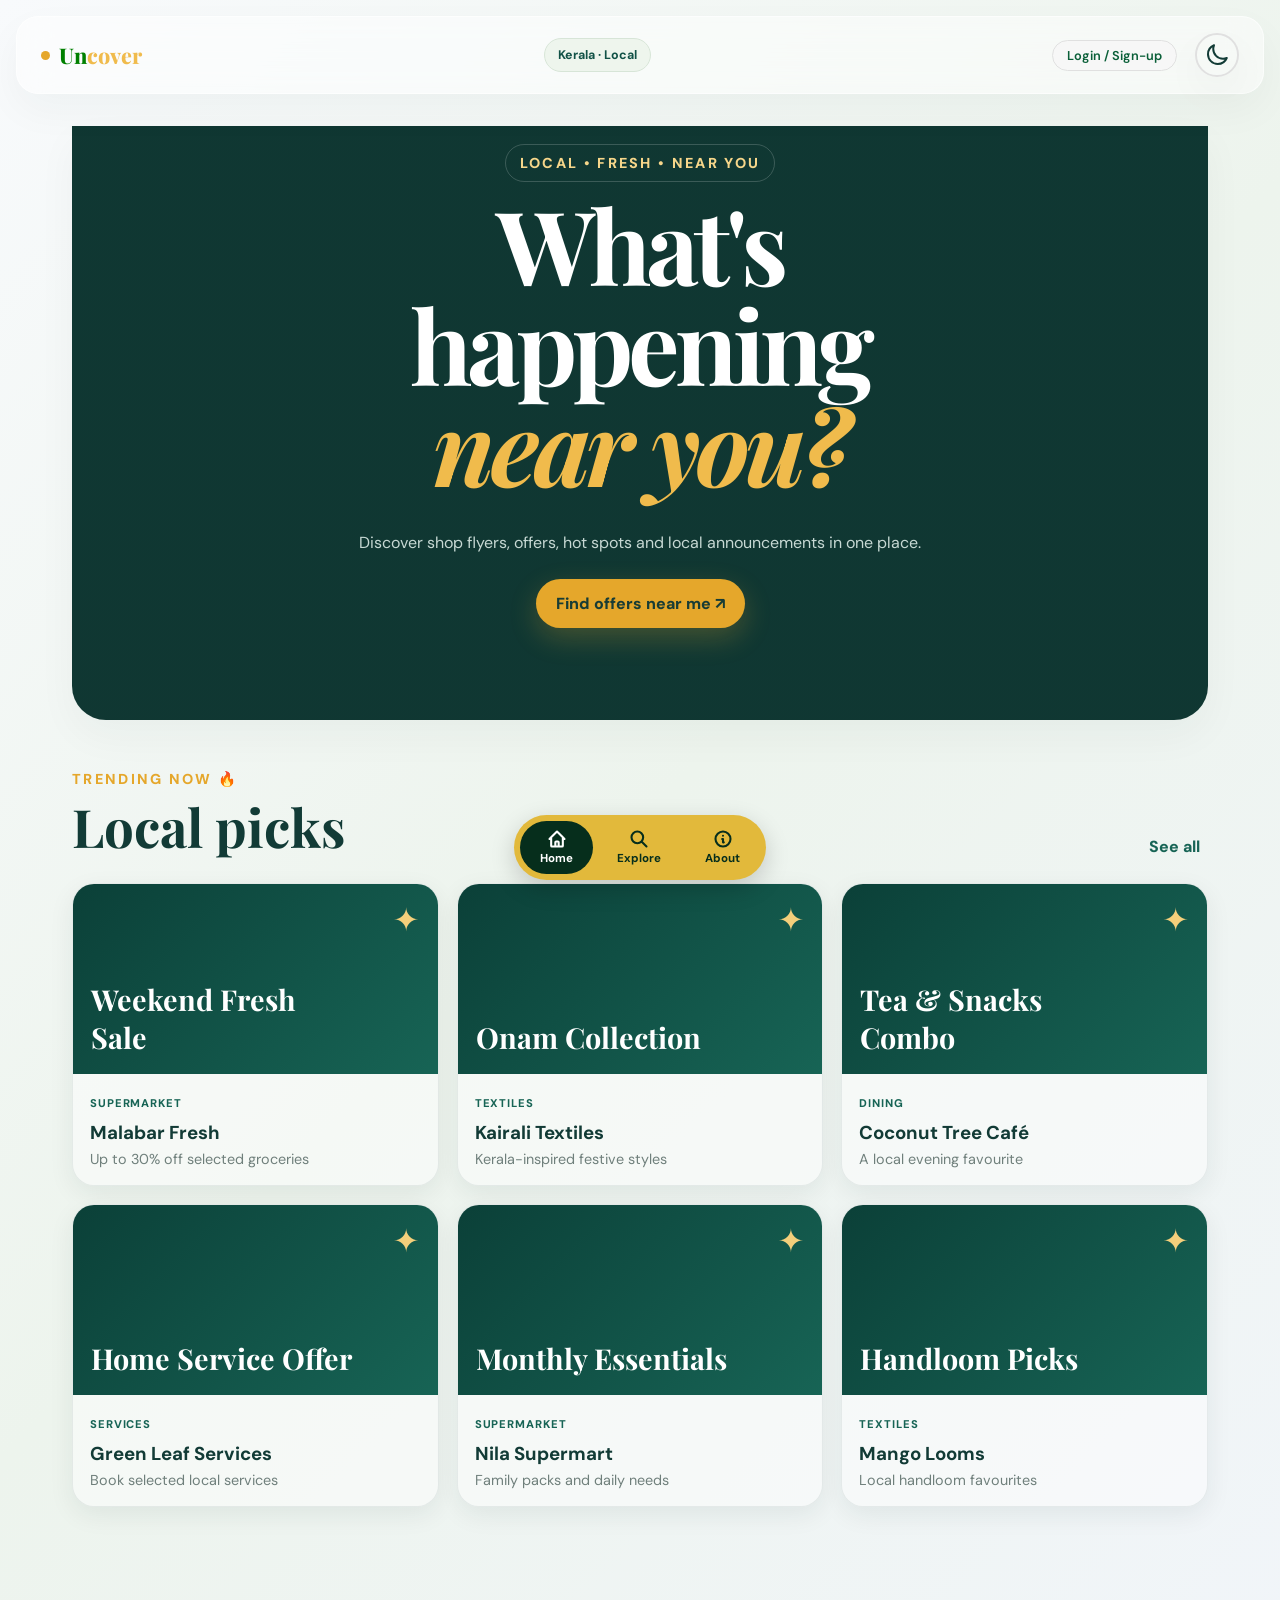
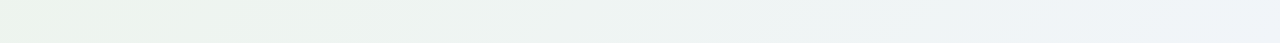
<file: index.html>
<!doctype html>
<html lang="en">
<head>
  <meta charset="UTF-8">
  <meta name="viewport" content="width=device-width, initial-scale=1.0">
  <meta name="description" content="Uncover — local offers, shop flyers and announcements near you.">
  <title>Uncover — Local Offers Near You</title>
  <link rel="icon" type="image/x-icon" href="static/logo.svg">
  <!-- Preconnect and Google Fonts -->
  <link rel="preconnect" href="https://fonts.googleapis.com">
  <link rel="preconnect" href="https://fonts.gstatic.com" crossorigin>
  <link href="https://fonts.googleapis.com/css2?family=DM+Sans:wght@400;500;600;700&family=Playfair+Display:wght@600;700;800&display=swap" rel="stylesheet">
  
  <!-- CSS Stylesheet -->
  <link rel="stylesheet" href="static/style.css">
</head>
<body>
  <header class="topbar">
    <a class="brand" href="#home" aria-label="Uncover home">
      <span class="brand-dot"></span>
      <span><span style="color:green;">Un</span>cover</span>
    </a>
    <span class="location-pill" id="locationText">Kerala · Local</span>
	<a href="auth.html" class="login-pill" id="locationText">Login / Sign-up</a>
<button class="theme" id="theme-toggle" type="button" aria-label="Toggle Theme">
  <!-- Sun Icon (Hidden by default using inline style) -->
  <svg class="sun-icon" style="display: none;" xmlns="http://www.w3.org/2000/svg" fill="none" viewBox="0 0 24 24" stroke="currentColor" stroke-width="2" stroke-linecap="round" stroke-linejoin="round" aria-hidden="true">
    <path d="M12 3v1.5M12 19.5V21M4.22 4.22l1.06 1.06M17.72 17.72l1.06 1.06M3 12h1.5M19.5 12H21M4.22 19.78l1.06-1.06M17.72 6.28l1.06-1.06M15 12a3 3 0 11-6 0 3 3 0 016 0z"/>
  </svg>

  <!-- Moon Icon (Visible by default using inline style) -->
  <svg class="moon-icon" style="display: block;" xmlns="http://www.w3.org/2000/svg" fill="none" viewBox="0 0 24 24" stroke="currentColor" stroke-width="2" stroke-linecap="round" stroke-linejoin="round" aria-hidden="true">
    <path d="M21.752 15.002A9.718 9.718 0 0118 15.75c-5.385 0-9.75-4.365-9.75-9.75 0-1.33.266-2.597.748-3.752A9.753 9.753 0 003 11.25C3 16.635 7.365 21 12.75 21a9.753 9.753 0 009.002-5.998z"/>
  </svg>
</button>
  </header>

  <main>
    <section id="home" class="page active">
      <div class="hero">
        <div class="eyebrow">LOCAL • FRESH • NEAR YOU</div>
        <h1>What's happening<br><em>near you?</em></h1>
        <p>Discover shop flyers, offers, hot spots and local announcements in one place.</p>
        <button class="primary-btn" id="locateBtn">Find offers near me <span>↗</span></button>
      </div>

      <div class="section-head">
        <div>
          <span class="section-kicker">TRENDING NOW 🔥</span>
          <h2>Local picks</h2>
        </div>
        <button class="text-btn" data-tab="explore">See all</button>
      </div>

      <div class="feed-grid" id="offerGrid"></div>
    </section>

	<section id="explore" class="page">
      <div class="page-heading">
        <span class="section-kicker">EXPLORE 🧭</span>
        <h1>Find what you need.</h1>
        <p>Search local businesses and filter offers by category.</p>
      </div>

      <label class="search-box">
        <span>🔎</span>
        <input id="searchInput" type="search" placeholder="Search shops, offers, places..." autocomplete="off">
      </label>

      <div class="chips" id="categoryChips">
        <button class="chip active" data-category="All">All</button>
        <button class="chip" data-category="Supermarket">Supermarket</button>
        <button class="chip" data-category="Textiles">Textiles</button>
        <button class="chip" data-category="Dining">Dining</button>
        <button class="chip" data-category="Services">Services</button>
      </div>

      <div class="explore-list" id="exploreList"></div>
    </section>

	<section id="about" class="page">
      <div class="about-card">
        <span class="section-kicker">ABOUT UNCOVER</span>
        <h1>Local life,<br><em>made easier.</em></h1>
        <p>Uncover is a beginner-friendly mobile-first web project for discovering local shop flyers, sales, offers and announcements.</p>

        <div class="stats">
          <div><strong>01</strong><span>Home</span></div>
          <div><strong>02</strong><span>Explore</span></div>
          <div><strong>03</strong><span>About</span></div>
        </div>

        <div class="info-note">
          <strong>Project stack</strong>
          <span>HTML · CSS · JavaScript · GitHub Pages</span>
        </div>
      </div>
    </section>
  </main>
  
<!-- Golden Inset Bottom Navigation Bar -->
<nav class="bottom-nav-pill" id="bottomNav">
  <div class="nav-glider" id="navGlider"></div>
  
  <button class="nav-item active" data-tab="home" onclick="switchNavTab(this, 'home')">
    <svg fill="none" viewBox="0 0 24 24" stroke="currentColor" stroke-width="2.5" aria-hidden="true">
      <path stroke-linecap="round" stroke-linejoin="round" d="M3 12l2-2m0 0l7-7 7 7M5 10v10a1 1 0 001 1h3m10-11l2 2m-2-2v10a1 1 0 01-1 1h-3m-6 0a1 1 0 001-1v-4a1 1 0 011-1h2a1 1 0 011 1v4a1 1 0 001 1m-6 0h6"/>
    </svg>
    <span>Home</span>
  </button>

  <button class="nav-item" data-tab="explore" onclick="switchNavTab(this, 'explore')">
    <svg fill="none" viewBox="0 0 24 24" stroke="currentColor" stroke-width="2.5" aria-hidden="true">
      <path stroke-linecap="round" stroke-linejoin="round" d="M21 21l-6-6m2-5a7 7 0 11-14 0 7 7 0 0114 0z"/>
    </svg>
    <span>Explore</span>
  </button>

  <button class="nav-item" data-tab="about" onclick="switchNavTab(this, 'about')">
    <!-- Clean Minimalist SVG About Icon -->
    <svg fill="none" viewBox="0 0 24 24" stroke="currentColor" stroke-width="2.5" aria-hidden="true">
      <path stroke-linecap="round" stroke-linejoin="round" d="M13 16h-1v-4h-1m1-4h.01M21 12a9 9 0 11-18 0 9 9 0 0118 0z" />
    </svg>
    <span>About</span>
  </button>
</nav>
  <script src="js/app.js"></script>
</body>
</html>
</file>
<file: static/style.css>
/* ================================
   UNCOVER — Kerala-inspired UI
   Beginner-friendly plain CSS
================================ */

:root {
  /* Dynamic Background Gradient (Light Mode) */
  --bg-gradient: linear-gradient(
    135deg, 
    #f8fafc 0%,   /* Your base slate background */
    #edf4ed 50%,  /* Ultra-lite tint shifting toward your theme green */
    #f1f5f9 100%
  );
  /* Glassmorphism Variables (Light Mode) */
  --bg-color: #f8fafc;
  --text-color: #123b36;
  --card-bg: rgba(255, 255, 255, 0.45); /* High transparency for glass effect */
  --topbar-bg: rgba(255, 255, 255, 0.65); /* Perfectly balanced frosted glass */
  --btn-bg: #eef5ed;
  --btn-text: #123b36;
  --line: rgba(18, 59, 54, 0.08); /* Softened lines to match glass aesthetic */
  --muted: #6f7f7b;

  /* Theme Accents */
  --green-900: #0b4038;
  --green-800: #125247;
  --green-700: #176455;
  --gold: #e5a72b;
  --shadow: 0 16px 40px rgba(6, 47, 42, 0.04); /* Softened shadow for clean light mode */
  --radius: 22px;
  
  /* Translucent white border to simulate real glass edge reflections */
  --glass-border: 1px solid rgba(255, 255, 255, 0.6); 
  --glass-blur: blur(14px);
}

/* --- BOTTOM NAV BAR & SLIDING GLIDER --- */
.bottom-nav-pill {
  position: fixed;
  bottom: 20px;
  left: 50%;
  transform: translateX(-50%);
  background: var(--kasavu-gold, #e2b93b);
  border-radius: 9999px;
  padding: 6px;
  display: flex;
  align-items: center;
  gap: 4px;
  box-shadow: 0 8px 24px rgba(0, 0, 0, 0.18);
  z-index: 100;
}

/* Moving glider background pill */
.nav-glider {
  position: absolute;
  top: 6px;
  left: 6px;
  height: calc(100% - 12px);
  background: var(--kerala-dark-green, #062e1c);
  border-radius: 9999px;
  transition: transform 0.3s cubic-bezier(0.4, 0, 0.2, 1), width 0.3s cubic-bezier(0.4, 0, 0.2, 1);
  z-index: 1;
  pointer-events: none;
}

.nav-item {
  position: relative;
  z-index: 2;
  display: flex;
  flex-direction: column;
  align-items: center;
  justify-content: center;
  padding: 8px 20px;
  border-radius: 9999px;
  border: none;
  background: transparent;
  color: var(--kerala-dark-green, #062e1c);
  font-size: 0.72rem;
  font-weight: 700;
  cursor: pointer;
  outline: none;
  transition: color 0.25s ease;
}

.nav-item svg {
  width: 20px;
  height: 20px;
  margin-bottom: 2px;
}

.nav-item.active {
  color: #ffffff;
}
/* Dark Mode Overrides (Controlled via body.dark-mode) */
body.dark-mode {
  /* Flat clean background for dark mode to optimize readability */
  --bg-gradient: none; 
  --bg-color: #0f172a;
  
  --text-color: #f1f5f9;
  --card-bg: rgba(30, 41, 59, 0.7); /* Dark mode translucent glass */
  --topbar-bg: rgba(15, 23, 42, 0.75);
  --btn-bg: #1e293b;
  --btn-text: #f1f5f9;
  --line: rgba(255, 255, 255, 0.12);
  --muted: #94a3b8;
  
  --glass-border: 1px solid rgba(255, 255, 255, 0.08);
  --glass-blur: blur(12px);
}

* { box-sizing: border-box; }
html { scroll-behavior: smooth; }

body {
  margin: 0;
  min-height: 100vh;
  background: var(--bg-gradient); /* Uses the new responsive gradient map */
  background-color: var(--bg-color); /* Fallback safety */
  color: var(--text-color);
  font-family: "DM Sans", system-ui, sans-serif;
  padding: 1rem;
  transition: background 0.3s ease, background-color 0.3s ease, color 0.3s ease;
  -webkit-font-smoothing: antialiased;
}

button, input { font: inherit; }

/* Base Buttons & Cards using dynamic tokens */
button {
  display: inline-block; /* Allows the element to scale */
  font: inherit;
  background-color: var(--btn-bg);
  color: var(--btn-text);
  border: 1px solid var(--line);
  padding: 8px 8px;
  cursor: pointer;
  border-radius: 999px;
  transition: background-color 0.3s ease, color 0.3s ease;
}

.theme {
  display: inline-flex;
  align-items: center;
  justify-content: center;
  cursor: pointer;
  /*background: none;*/
  background: transparent;
  padding: 8px;
  border: 2px solid var(--border-color, #E0E0E0);
  border-radius: 9999px;
  box-shadow: var(--shadow);
  transition: transform 0.3s ease;
}

.theme svg {
  width: 24px;
  height: 24px;
}

.theme:hover {
   transform: scale(1.00);
   color: grey;
}

.topbar {
  margin-bottom: 0px !important; 
  padding: 1rem 1.5rem;
  display: flex;
  align-items: center;
    /*background: var(--topbar-bg);*/
  background: var(--card-bg);
  backdrop-filter: blur(16px);
  -webkit-backdrop-filter: blur(16px);
  border-radius: var(--radius);
  border: var(--glass-border);
  box-shadow: var(--shadow);
  position: sticky;
  justify-content: space-between;
  top: 0;
  z-index: 20;
  transition: background 0.3s ease, border-color 0.3s ease;
}

.brand {
  color: #f0bb4c;
  text-decoration: none;
  font-family: "Playfair Display", serif;
  font-weight: 800;
  font-size: 1.35rem;
  display: flex;
  align-items: center;
  gap: 9px;
}

.brand-dot {
  width: 9px;
  height: 9px;
  background: var(--gold);
  border-radius: 50%;
}

.location-pill {
  color: var(--green-800);
  background: #eef5ed;
  border: 1px solid #d7e5d7;
  padding: 8px 13px;
  border-radius: 999px;
  font-size: 0.78rem;
  font-weight: 700;
  margin: auto;
  /*margin-left: auto;*/
  /* margin-right: 16px;  Adjust this value (12px to 20px) until it looks perfect */
}

.login-pill {
  display: inline-flex;
  align-items: center;
  justify-content: center;
  text-decoration: none;
  color: var(--kerala-green, #0A5F38);
  background-color: var(--swiss-light, #F7F7F7);
  border: 1px solid var(--border-color, #E0E0E0);
  border-radius: 9999px;
  padding: 6px 14px;
  font-size: 0.8rem;
  font-weight: 600;
  cursor: pointer;
  margin-right: 18px;  /*Adjust this value (12px to 20px) until it looks perfect */
  transition: all 0.2s ease;
}

.login-pill:visited {
  color: var(--kerala-green, #0A5F38);
}

.login-pill:hover {
  background-color: var(--kasavu-gold, #D4AF37);
  color: #ffffff;
  text-decoration: none;
}

.page {
  display: none;
  width: min(1180px, 100%);
  margin: 0 auto;
  padding: 42px 22px 120px;
}

.page.active {
  display: block;
  animation: pageIn 0.35s ease both;
}

@keyframes pageIn {
  from { opacity: 0; transform: translateY(12px); }
  to { opacity: 1; transform: translateY(0); }
}

/* Reference-inspired hero: strong serif heading + dark panel + gold accent */
.hero {
  margin-top: -10px !important; 
  padding-top: 18px !important;

  border-radius: 0 0 34px 34px;
  padding: clamp(42px, 8vw, 92px) clamp(10px, 7vw, 50px);
  color: white;
  background:
    linear-gradient(rgba(6,47,42,.96), rgba(6,47,42,.96)),
    repeating-linear-gradient(0deg, transparent 0 52px, rgba(255,255,255,.045) 53px),
    repeating-linear-gradient(90deg, transparent 0 52px, rgba(255,255,255,.045) 53px);
  box-shadow: var(--shadow);
  text-align: center;
  display: grid;
  place-items: center;
}

.hero > * { max-width: 680px; }

.eyebrow, .section-kicker {
  color: var(--gold);
  font-size: .90rem;
  font-weight: 800;
  letter-spacing: .16em;
}

.eyebrow {
  border: 1px solid rgba(255,255,255,.18);
  border-radius: 999px;
  padding: 9px 14px;
  color: #f6d68a;
}

h1, h2 {
  font-family: "Playfair Display", Georgia, serif;
  margin: 12px 0;
  line-height: .98;
  color: var(--accent-color);
}

h3 {
    color: var(--cafe-heading-color);
    transition: color 0.3s;
}

.hero h1 {
  font-size: clamp(3rem, 8vw, 6.4rem);
  letter-spacing: -.045em;
}

em {
  color: #f0bb4c;
  font-style: italic;
}

.hero p {
  color: #c7d9d4;
  line-height: 1.75;
  max-width: 650px;
  margin: 22px auto;
}

.primary-btn {
  border: 0;
  border-radius: 999px;
  background: var(--gold);
  color: #183c35;
  font-weight: 800;
  padding: 14px 20px;
  box-shadow: 0 10px 28px rgba(229,167,43,.24);
  transition: transform .2s ease, box-shadow .2s ease;
}

.primary-btn:hover {
  transform: translateY(-3px);
  box-shadow: 0 14px 32px rgba(229,167,43,.32);
}

.section-head {
  display: flex;
  justify-content: space-between;
  align-items: end;
  margin: 48px 0 18px;
}

.section-head h2 { font-size: clamp(2rem, 5vw, 3.3rem); }

.text-btn {
  border: 0;
  background: transparent;
  color: var(--green-700);
  font-weight: 800;
}

.feed-grid {
  display: grid;
  grid-template-columns: repeat(3, 1fr);
  gap: 18px;
}

.offer-card, .stats, .search-box, .chip {
  background-color: var(--card-bg);
  color: var(--text-color);
}

.offer-card {
  overflow: hidden;
  border: 1px solid var(--line);
  border-radius: var(--radius);
  box-shadow: 0 8px 26px rgba(6,47,42,.07);
  transition: transform .25s ease, box-shadow .25s ease;
}

.offer-card:hover {
  transform: translateY(-7px);
  box-shadow: var(--shadow);
}

.offer-visual {
  min-height: 190px;
  padding: 18px;
  display: flex;
  align-items: end;
  background: linear-gradient(135deg, var(--green-900), var(--green-700));
  color: white;
  position: relative;
}

.offer-visual::after {
  content: "✦";
  position: absolute;
  top: 15px;
  right: 18px;
  color: #f4cf7b;
  font-size: 2rem;
}

.offer-visual strong {
  font-family: "Playfair Display", serif;
  font-size: 1.8rem;
  max-width: 80%;
}

.offer-body { padding: 17px; }

.offer-body h3 { 
	margin: 0 0 5px; 
}

.offer-body p {
  margin: 0;
  color: var(--muted);
  font-size: .9rem;
}

.tag {
  display: inline-block;
  margin-bottom: 10px;
  color: var(--green-700);
  font-size: .7rem;
  font-weight: 800;
  letter-spacing: .08em;
  text-transform: uppercase;
}

.page-heading {
  padding: 28px 0 25px;
}

.page-heading h1 { font-size: clamp(2.7rem, 7vw, 5rem); }

.page-heading p {
  color: var(--muted);
  max-width: 650px;
  line-height: 1.7;
}

.search-box {
  display: flex;
  align-items: center;
  gap: 10px;
  background: white;
  border: 1px solid var(--line);
  border-radius: 16px;
  padding: 0 16px;
  box-shadow: 0 8px 24px rgba(6,47,42,.06);
}

.search-box span { font-size: 1.5rem; }

.search-box input {
  width: 100%;
  border: 0;
  outline: 0;
  background: transparent;
  padding: 17px 0;
  color: var(--ink);
}

.chips {
  display: flex;
  gap: 9px;
  overflow-x: auto;
  padding: 16px 0;
  scrollbar-width: none;
}

.chip {
  white-space: nowrap;
  border: 1px solid var(--line);
  background: #FFD230;
  color: black;
  padding: 10px 15px;
  border-radius: 999px;
  font-weight: 700;
}

.chip:hover {
  background-color: GoldenRod;
  transform: translateY(-2px);
}


.chip.active {
  color: white;
  background: var(--green-900);
  border-color: var(--green-900);
}

.explore-list {
  display: grid;
  grid-template-columns: repeat(2, 1fr);
  gap: 15px;
}

.explore-item {
  display: flex;
  justify-content: space-between;
  gap: 18px;
  align-items: center;
  /*background: var(--cafe-explore-item);*/
  background-color: var(--card-bg);
  border: 1px solid var(--line);
  border-left: 4px solid var(--gold);
  border-radius: 18px;
  padding: 18px;
}

.explore-item h3 { margin: 0 0 5px; }

.explore-item p {
  margin: 0;
  color: var(--muted);
  font-size: .88rem;
}

.offer-price {
  color: var(--green-700);
  font-weight: 900;
  white-space: nowrap;
}

.about-card {
  min-height: 70vh;
  display: flex;
  flex-direction: column;
  justify-content: center;
  max-width: 850px;
}

.about-card h1 {
  font-size: clamp(3.1rem, 8vw, 6rem);
}

.about-card > p {
  max-width: 650px;
  color: var(--muted);
  line-height: 1.8;
  font-size: 1.05rem;
}

.stats {
  display: grid;
  grid-template-columns: repeat(3, 1fr);
  margin: 28px 0;
  border: 1px solid var(--line);
  border-radius: 20px;
  overflow: hidden;
  background: white;
}

.stats div {
  padding: 20px;
  border-right: 1px solid var(--line);
}

.stats div:last-child { border-right: 0; }

.stats strong {
  display: block;
  color: var(--gold);
  font-family: "Playfair Display", serif;
  font-size: 2rem;
}

.stats span { color: var(--muted); }

.info-note {
  display: flex;
  flex-direction: column;
  gap: 5px;
  padding: 18px;
  border-left: 4px solid var(--gold);
  background: #fff9e9;
  border-radius: 12px;
}

.info-note span { color: var(--muted); }
.info-note strong { color: #0b4038; }

@media (max-width: 800px) {
  .feed-grid { grid-template-columns: repeat(2, 1fr); }
  .explore-list { grid-template-columns: 1fr; }
}

@media (max-width: 560px) {
  .topbar { height: 64px; padding: 0 20px; }
  .location-pill { font-size: .7rem; }
  .page { padding: 25px 14px 115px; }
  .hero {
    min-height: 500px;
    border-radius: 0 0 26px 26px;
    padding: 42px 18px;
  }
  .hero h1 { font-size: clamp(2.8rem, 14vw, 4.4rem); }
  .feed-grid { grid-template-columns: 1fr; }
  .offer-visual { min-height: 165px; }
  .bottom-nav { width: calc(100% - 28px); justify-content: space-around; }
  .nav-item { flex: 1; min-width: 0; }
}
</file>
